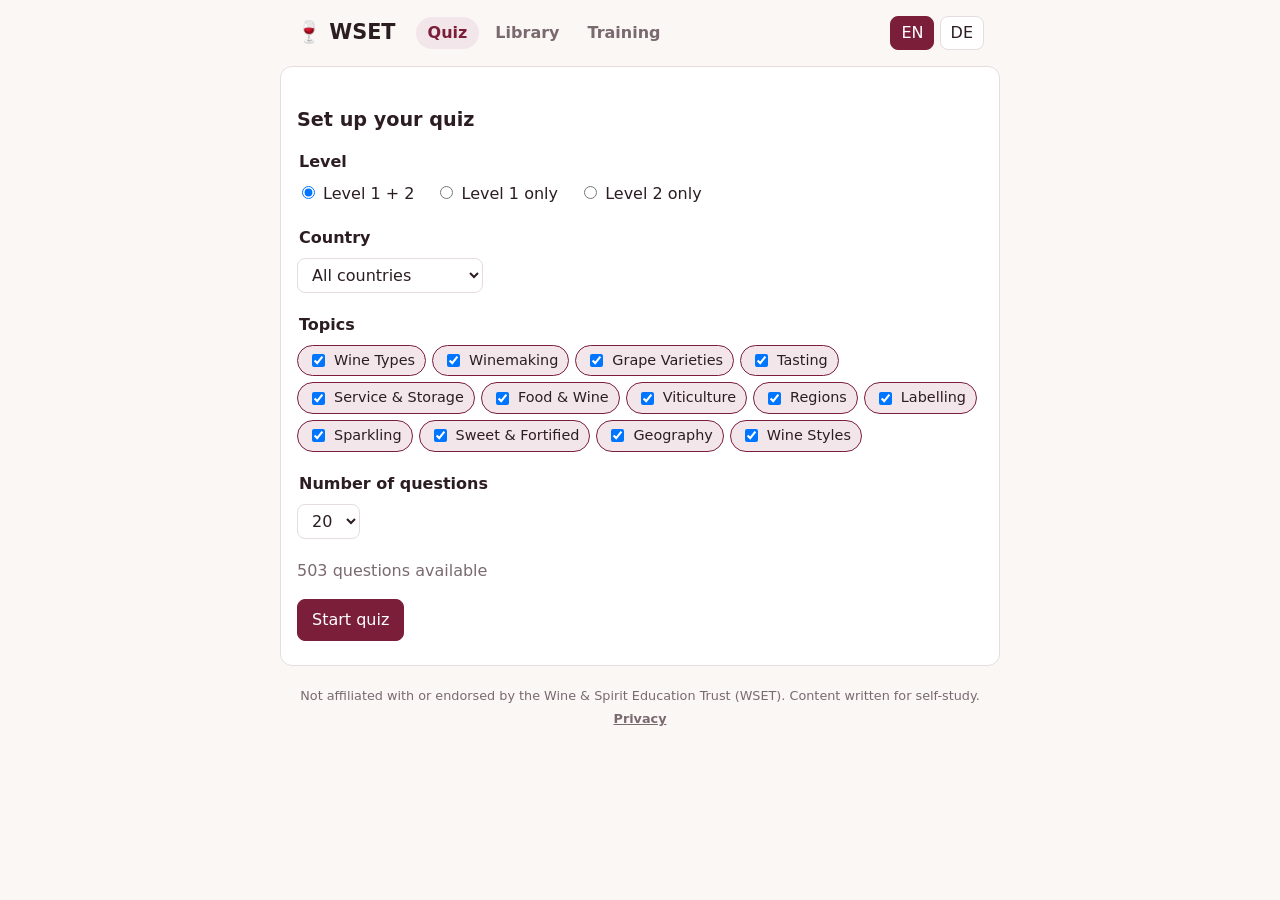
<file: index.html>
<!doctype html>
<html lang="en">
<head>
  <meta charset="utf-8">
  <meta name="viewport" content="width=device-width, initial-scale=1">
  <meta http-equiv="Content-Security-Policy" content="default-src 'self'; object-src 'none'; base-uri 'self'; form-action 'none'">
  <meta name="referrer" content="no-referrer">
  <title>WSET Quiz</title>
  <meta name="description" content="Bilingual (EN/DE) multiple-choice quiz for WSET Level 1 and 2 exam prep.">
  <meta name="theme-color" content="#7b1e3a">
  <link rel="manifest" href="manifest.webmanifest">
  <link rel="icon" href="icons/icon-192.png" type="image/png">
  <link rel="apple-touch-icon" href="icons/apple-touch-icon.png">
  <link rel="stylesheet" href="style.css">
</head>
<body>
  <header>
    <h1>🍷 WSET</h1>
    <nav class="tabs" aria-label="Sections">
      <a href="index.html" aria-current="page" data-i18n="navQuiz"></a>
      <a href="library.html" data-i18n="navLibrary"></a>
      <a href="trainer.html" data-i18n="navTraining"></a>
    </nav>
    <div class="lang" role="group" aria-label="Language">
      <button data-lang="en">EN</button>
      <button data-lang="de">DE</button>
    </div>
  </header>

  <main>
    <p id="error" class="error" hidden></p>

    <section id="setup" hidden>
      <h2 data-i18n="setupTitle"></h2>

      <fieldset>
        <legend data-i18n="level"></legend>
        <label><input type="radio" name="level" value="all" checked> <span data-i18n="levelAll"></span></label>
        <label><input type="radio" name="level" value="1"> <span data-i18n="level1"></span></label>
        <label><input type="radio" name="level" value="2"> <span data-i18n="level2"></span></label>
      </fieldset>

      <fieldset>
        <legend data-i18n="country"></legend>
        <select id="country"></select>
      </fieldset>

      <fieldset>
        <legend data-i18n="topics"></legend>
        <div id="topics" class="chips"></div>
      </fieldset>

      <fieldset>
        <legend data-i18n="count"></legend>
        <select id="count">
          <option value="10">10</option>
          <option value="20" selected>20</option>
          <option value="30">30</option>
          <option value="50">50</option>
          <option value="all" data-i18n="countAll"></option>
        </select>
      </fieldset>

      <p id="available" class="muted"></p>
      <button id="start" class="primary" data-i18n="start"></button>
    </section>

    <section id="quiz" hidden>
      <div class="progress"><div id="progress-bar"></div></div>
      <div class="meta">
        <span id="counter"></span>
        <span id="badge" class="badge"></span>
      </div>
      <h2 id="question"></h2>
      <div id="options" class="options"></div>
      <div id="feedback" class="feedback" hidden></div>
      <div class="actions">
        <button id="quit" class="link" data-i18n="quit"></button>
        <button id="next" class="primary" hidden></button>
      </div>
    </section>

    <section id="result" hidden>
      <h2 data-i18n="resultTitle"></h2>
      <p id="score" class="score"></p>
      <p id="verdict"></p>
      <div id="missed"></div>
      <div class="actions">
        <button id="retry" class="secondary" data-i18n="retry"></button>
        <button id="restart" class="primary" data-i18n="restart"></button>
      </div>
    </section>
  </main>

  <footer class="site-footer">
    <span data-shared="disclaimer"></span>
    <a href="privacy.html" data-shared="privacyLink"></a>
  </footer>

  <script src="common.js"></script>
  <script src="app.js"></script>
</body>
</html>
</file>
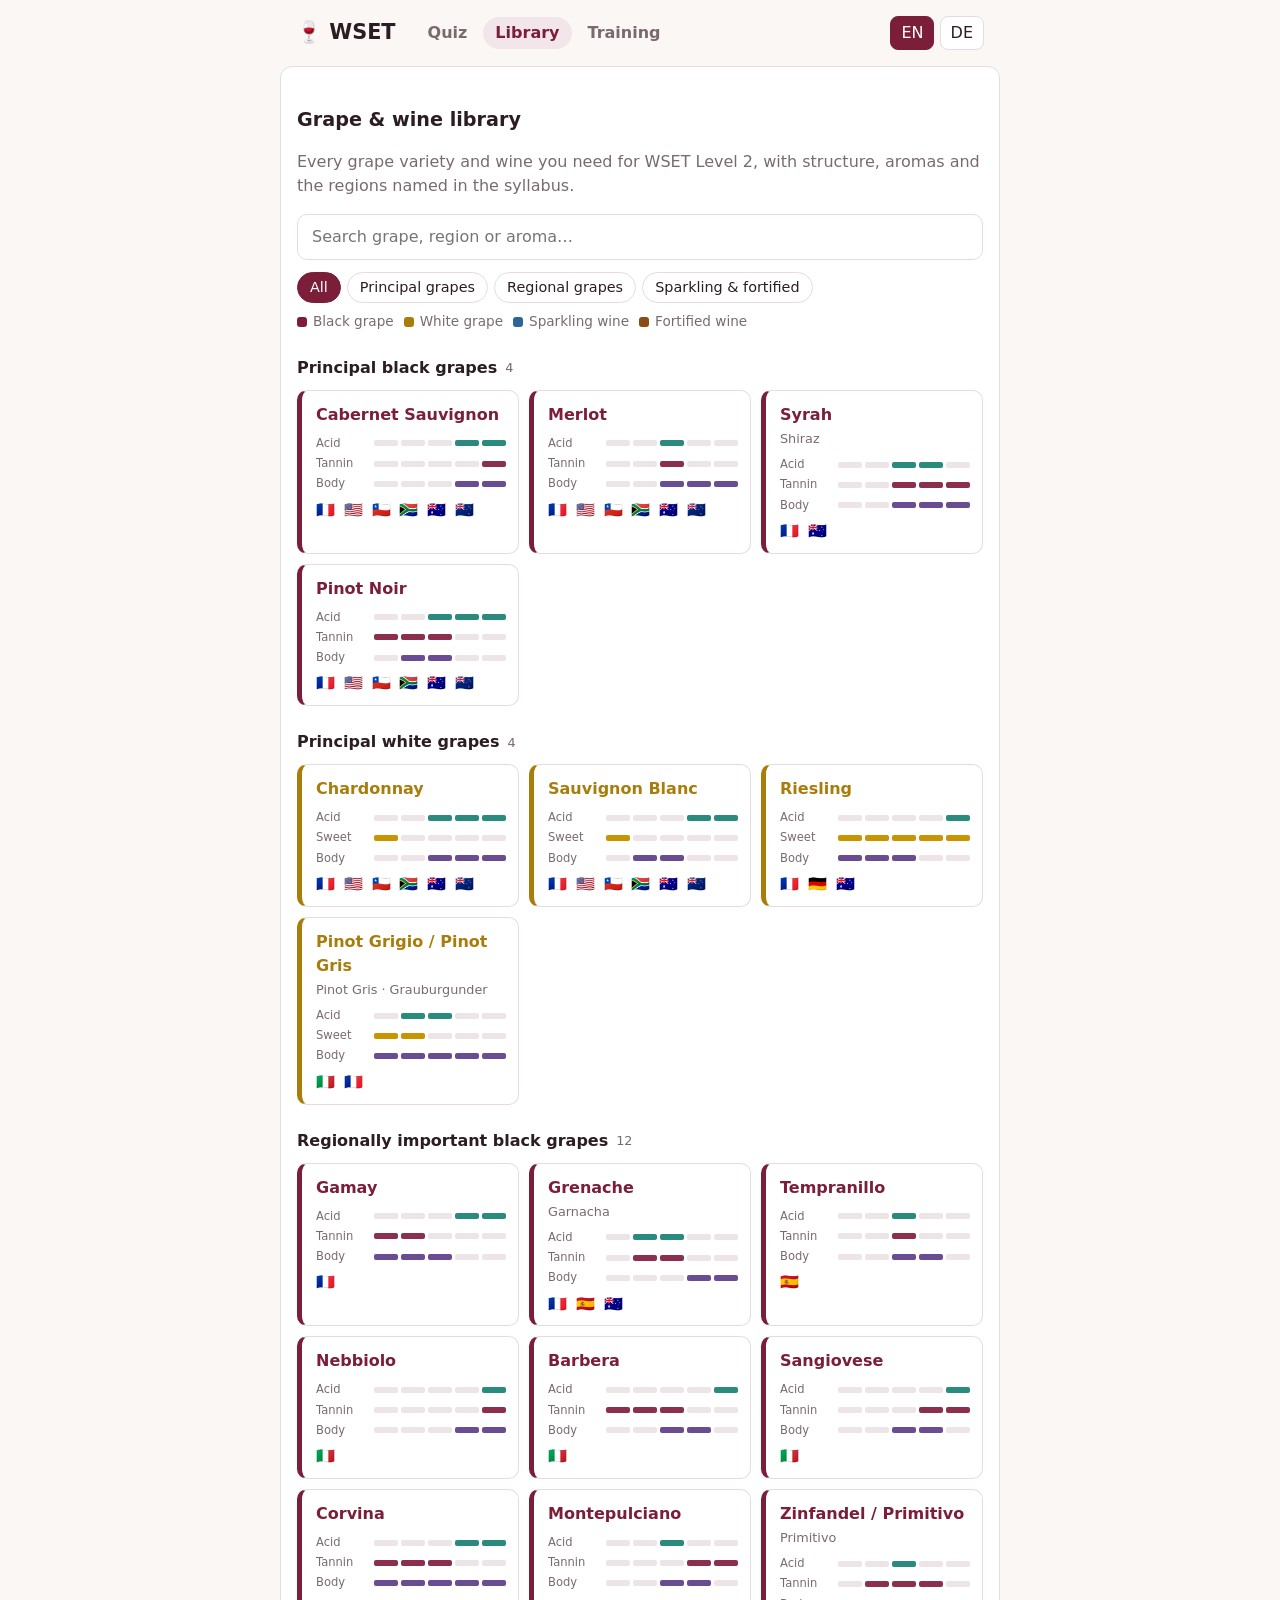
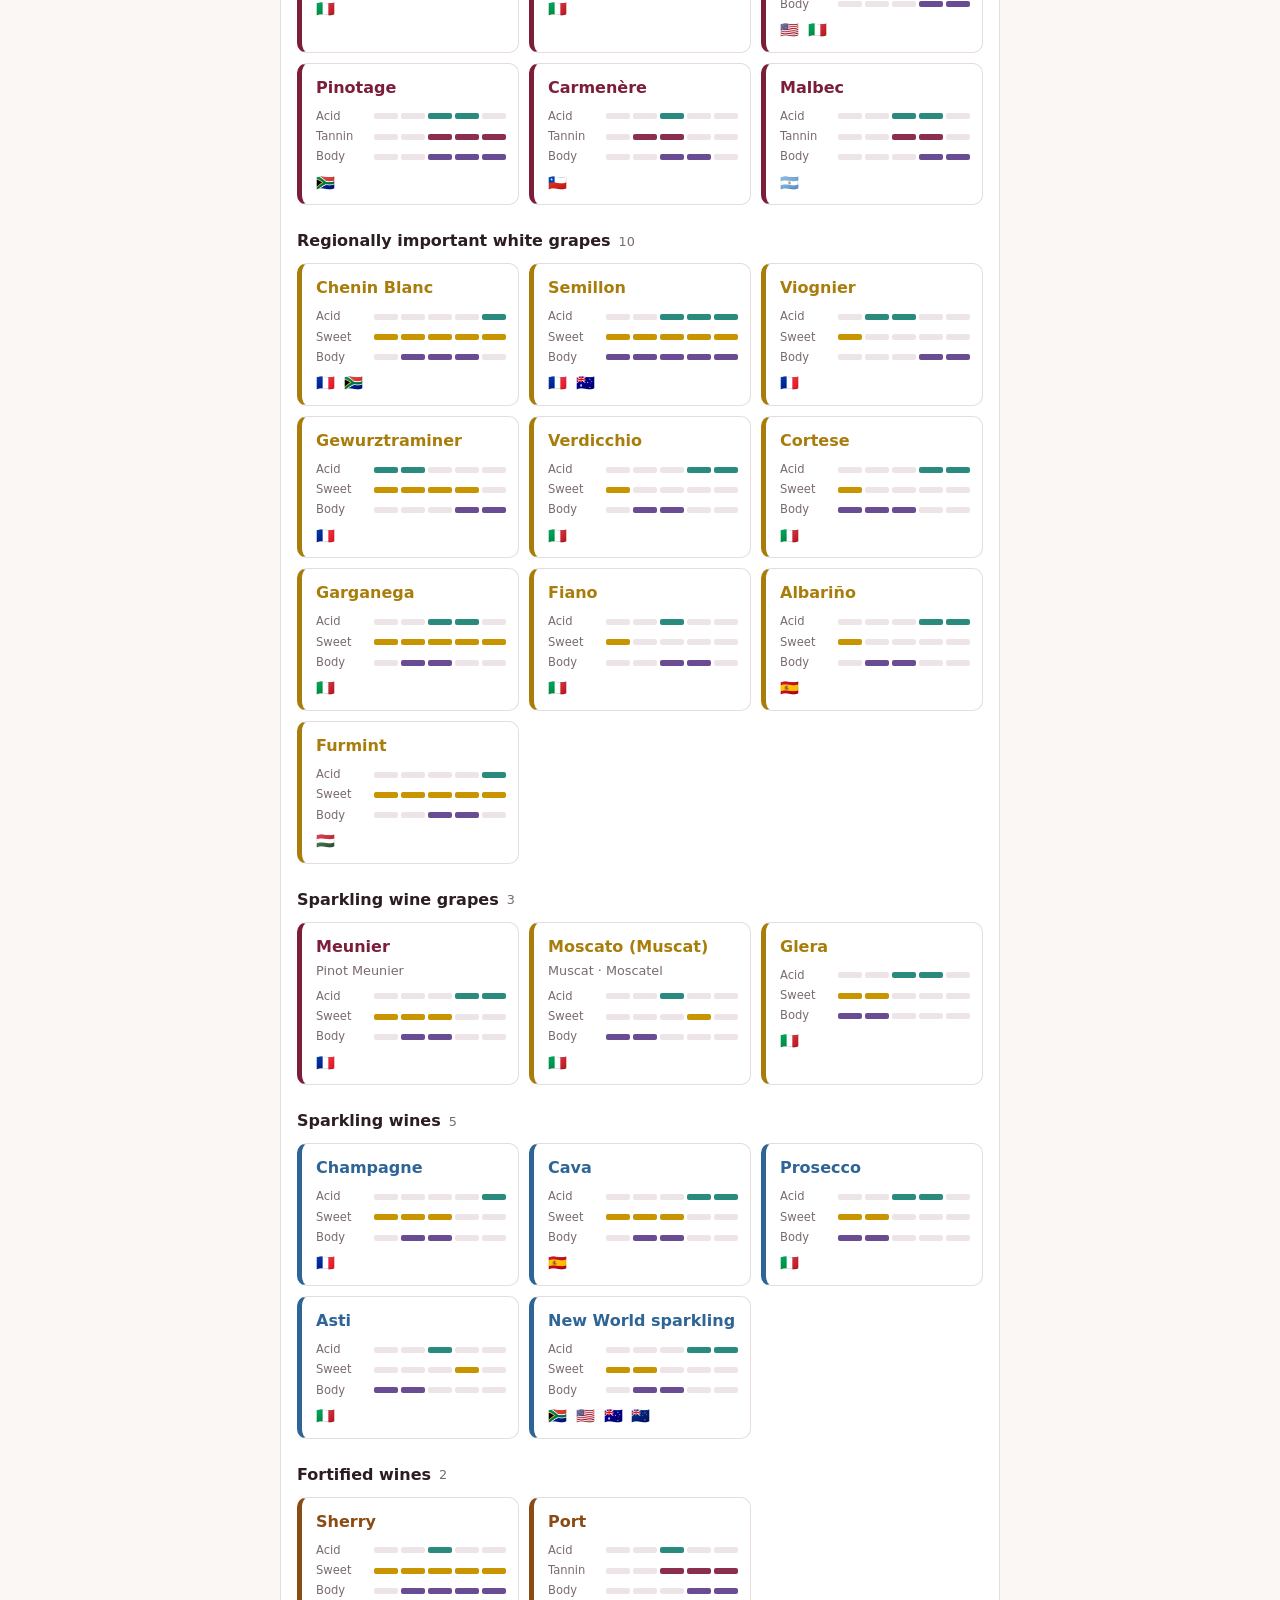
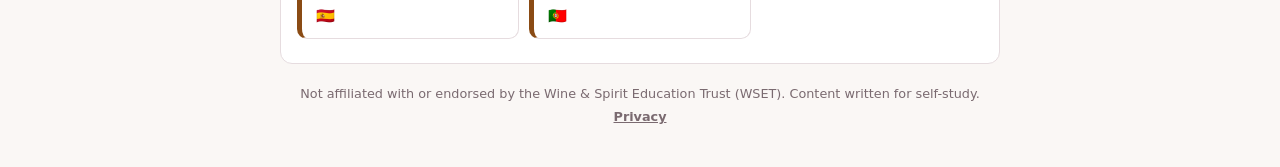
<file: library.html>
<!doctype html>
<html lang="en">
<head>
  <meta charset="utf-8">
  <meta name="viewport" content="width=device-width, initial-scale=1">
  <meta http-equiv="Content-Security-Policy" content="default-src 'self'; object-src 'none'; base-uri 'self'; form-action 'none'">
  <meta name="referrer" content="no-referrer">
  <title>WSET Library</title>
  <meta name="description" content="Grape and wine profiles for the WSET Level 2 Award in Wines (EN/DE).">
  <meta name="theme-color" content="#7b1e3a">
  <link rel="manifest" href="manifest.webmanifest">
  <link rel="icon" href="icons/icon-192.png" type="image/png">
  <link rel="apple-touch-icon" href="icons/apple-touch-icon.png">
  <link rel="stylesheet" href="style.css">
</head>
<body>
  <header>
    <h1>🍷 WSET</h1>
    <nav class="tabs" aria-label="Sections">
      <a href="index.html" data-i18n="navQuiz"></a>
      <a href="library.html" aria-current="page" data-i18n="navLibrary"></a>
      <a href="trainer.html" data-i18n="navTraining"></a>
    </nav>
    <div class="lang" role="group" aria-label="Language">
      <button data-lang="en">EN</button>
      <button data-lang="de">DE</button>
    </div>
  </header>

  <main class="library">
    <p id="error" class="error" hidden></p>

    <section id="overview" hidden>
      <h2 data-i18n="title"></h2>
      <p class="muted" data-i18n="intro"></p>

      <div class="toolbar">
        <input id="search" type="search" autocomplete="off" data-i18n-placeholder="search">
        <div id="kind-filter" class="chips" role="group"></div>
      </div>

      <div class="legend" aria-hidden="true">
        <span class="legend-item"><span class="kind-dot black"></span><span data-i18n="kind_black"></span></span>
        <span class="legend-item"><span class="kind-dot white"></span><span data-i18n="kind_white"></span></span>
        <span class="legend-item"><span class="kind-dot sparkling"></span><span data-i18n="kind_sparkling"></span></span>
        <span class="legend-item"><span class="kind-dot fortified"></span><span data-i18n="kind_fortified"></span></span>
      </div>

      <div id="groups"></div>
      <p id="empty" class="muted" hidden data-i18n="noMatch"></p>
    </section>

    <article id="detail" hidden></article>
  </main>

  <footer class="site-footer">
    <span data-shared="disclaimer"></span>
    <a href="privacy.html" data-shared="privacyLink"></a>
  </footer>

  <script src="common.js"></script>
  <script src="profile.js"></script>
  <script src="library.js"></script>
</body>
</html>
</file>
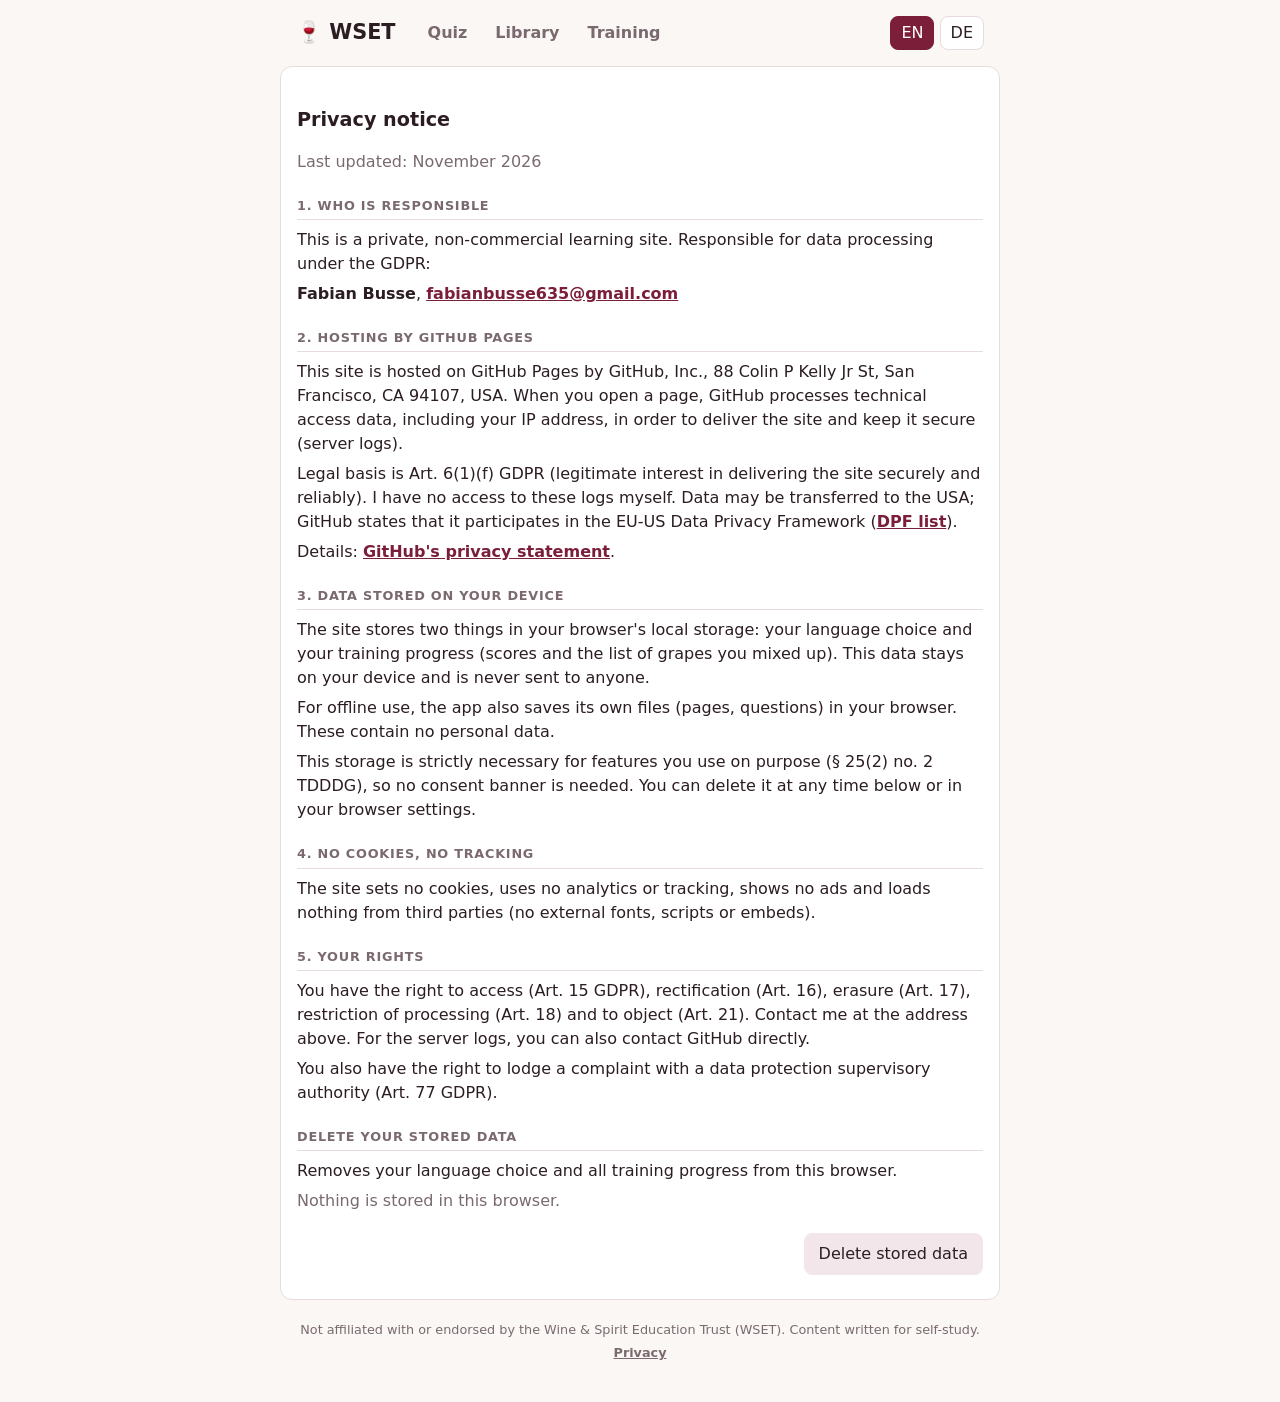
<file: privacy.html>
<!doctype html>
<html lang="en">
<head>
  <meta charset="utf-8">
  <meta name="viewport" content="width=device-width, initial-scale=1">
  <meta http-equiv="Content-Security-Policy" content="default-src 'self'; object-src 'none'; base-uri 'self'; form-action 'none'">
  <meta name="referrer" content="no-referrer">
  <title>Privacy · WSET</title>
  <meta name="description" content="Privacy notice for the WSET quiz, library and trainer (EN/DE).">
  <meta name="theme-color" content="#7b1e3a">
  <link rel="manifest" href="manifest.webmanifest">
  <link rel="icon" href="icons/icon-192.png" type="image/png">
  <link rel="apple-touch-icon" href="icons/apple-touch-icon.png">
  <link rel="stylesheet" href="style.css">
</head>
<body>
  <header>
    <h1>🍷 WSET</h1>
    <nav class="tabs" aria-label="Sections">
      <a href="index.html" data-i18n="navQuiz"></a>
      <a href="library.html" data-i18n="navLibrary"></a>
      <a href="trainer.html" data-i18n="navTraining"></a>
    </nav>
    <div class="lang" role="group" aria-label="Language">
      <button data-lang="en">EN</button>
      <button data-lang="de">DE</button>
    </div>
  </header>

  <main class="privacy">
    <p id="placeholder-warning" class="error" hidden></p>
    <h2 data-i18n="title"></h2>
    <p class="muted" data-i18n="updated"></p>
    <div id="content"></div>

    <section class="profile-section">
      <h3 data-i18n="deleteTitle"></h3>
      <p data-i18n="deleteText"></p>
      <p id="storage-status" class="muted"></p>
      <div class="actions">
        <span></span>
        <button id="delete-data" class="secondary" type="button" data-i18n="deleteButton"></button>
      </div>
    </section>
  </main>

  <footer class="site-footer">
    <span data-shared="disclaimer"></span>
    <a href="privacy.html" aria-current="page" data-shared="privacyLink"></a>
  </footer>

  <script src="common.js"></script>
  <script src="profile.js"></script>
  <script src="privacy.js"></script>
</body>
</html>
</file>
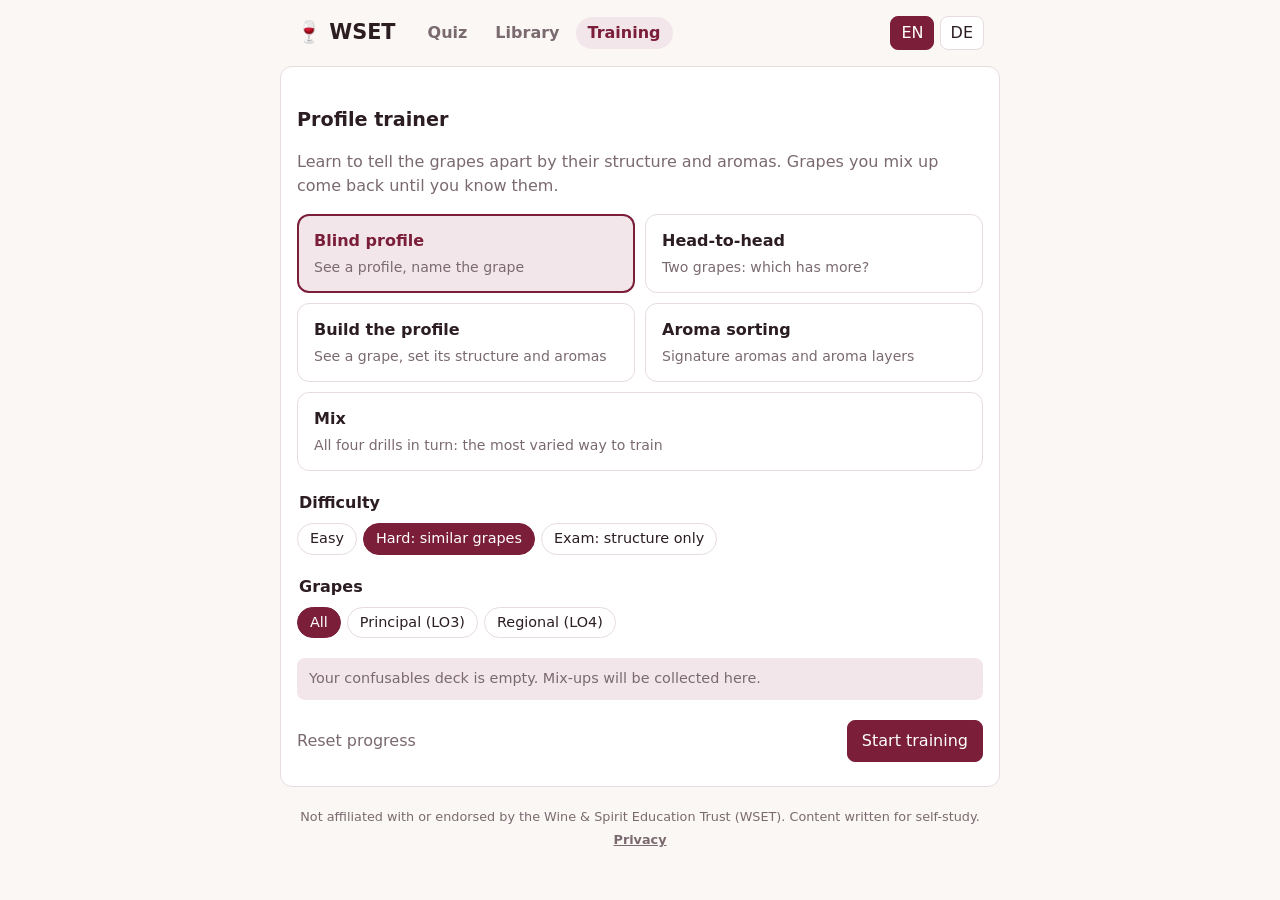
<file: trainer.html>
<!doctype html>
<html lang="en">
<head>
  <meta charset="utf-8">
  <meta name="viewport" content="width=device-width, initial-scale=1">
  <meta http-equiv="Content-Security-Policy" content="default-src 'self'; object-src 'none'; base-uri 'self'; form-action 'none'">
  <meta name="referrer" content="no-referrer">
  <title>WSET Training</title>
  <meta name="description" content="Train to tell WSET Level 2 grape varieties apart by their structure and aromas (EN/DE).">
  <meta name="theme-color" content="#7b1e3a">
  <link rel="manifest" href="manifest.webmanifest">
  <link rel="icon" href="icons/icon-192.png" type="image/png">
  <link rel="apple-touch-icon" href="icons/apple-touch-icon.png">
  <link rel="stylesheet" href="style.css">
</head>
<body>
  <header>
    <h1>🍷 WSET</h1>
    <nav class="tabs" aria-label="Sections">
      <a href="index.html" data-i18n="navQuiz"></a>
      <a href="library.html" data-i18n="navLibrary"></a>
      <a href="trainer.html" aria-current="page" data-i18n="navTraining"></a>
    </nav>
    <div class="lang" role="group" aria-label="Language">
      <button data-lang="en">EN</button>
      <button data-lang="de">DE</button>
    </div>
  </header>

  <main class="trainer">
    <p id="error" class="error" hidden></p>

    <section id="setup" hidden>
      <h2 data-i18n="setupTitle"></h2>
      <p class="muted" data-i18n="setupIntro"></p>

      <div id="modes" class="modes" role="group"></div>

      <fieldset id="level-field">
        <legend data-i18n="level"></legend>
        <div id="levels" class="chips" role="group"></div>
      </fieldset>

      <fieldset>
        <legend data-i18n="pool"></legend>
        <div id="pools" class="chips" role="group"></div>
      </fieldset>

      <p id="deck-info" class="deck-info"></p>
      <div class="actions">
        <button id="reset" class="link" type="button" data-i18n="reset"></button>
        <button id="start" class="primary" type="button" data-i18n="start"></button>
      </div>
    </section>

    <section id="drill" hidden>
      <div class="progress"><div id="progress-bar"></div></div>
      <div class="meta">
        <span id="counter"></span>
        <span id="drill-badge" class="badge"></span>
      </div>
      <h2 id="prompt"></h2>
      <div id="stage"></div>
      <div id="options" class="options"></div>
      <div id="feedback" class="feedback" hidden></div>
      <div class="actions">
        <button id="quit" class="link" type="button" data-i18n="quit"></button>
        <button id="next" class="primary" type="button" hidden></button>
      </div>
    </section>

    <section id="summary" hidden>
      <h2 data-i18n="summaryTitle"></h2>
      <p id="sum-score" class="score"></p>
      <div id="sum-mixups"></div>
      <p id="sum-deck" class="deck-info"></p>
      <div class="actions">
        <button id="settings" class="secondary" type="button" data-i18n="changeSettings"></button>
        <button id="again" class="primary" type="button" data-i18n="again"></button>
      </div>
    </section>
  </main>

  <footer class="site-footer">
    <span data-shared="disclaimer"></span>
    <a href="privacy.html" data-shared="privacyLink"></a>
  </footer>

  <script src="common.js"></script>
  <script src="profile.js"></script>
  <script src="trainer.js"></script>
</body>
</html>
</file>
<file: style.css>
:root {
  --bg: #faf7f5;
  --card: #ffffff;
  --text: #2b1d22;
  --muted: #7a6a70;
  --border: #e6dcdf;
  --accent: #7b1e3a;
  --accent-soft: #f3e6ea;
  --ok: #2e7d4f;
  --ok-soft: #e3f3ea;
  --bad: #b3261e;
  --bad-soft: #fbe5e3;

  /* Library: wine kinds */
  --kind-black: #7b1e3a;
  --kind-black-soft: #f3e6ea;
  --kind-white: #a87d0b;
  --kind-white-soft: #faf1d9;
  --kind-sparkling: #2f6496;
  --kind-sparkling-soft: #e3eef8;
  --kind-fortified: #8a4b14;
  --kind-fortified-soft: #f6e8da;

  /* Library: aroma layers */
  --aroma-primary: #2e7d4f;
  --aroma-primary-soft: #e3f3ea;
  --aroma-secondary: #9a6510;
  --aroma-secondary-soft: #fbefd9;
  --aroma-tertiary: #6d4c41;
  --aroma-tertiary-soft: #efe5e1;

  /* Library: structure meters */
  --m-colour: #7b1e3a;
  --m-sweetness: #c89400;
  --m-acidity: #2a8a7e;
  --m-tannin: #8b2f4c;
  --m-alcohol: #c4562a;
  --m-body: #6a4c93;
  --m-off: #ece4e7;
}

@media (prefers-color-scheme: dark) {
  :root {
    --bg: #1a1416;
    --card: #241c1f;
    --text: #f1e9ec;
    --muted: #a8979d;
    --border: #3a2e33;
    --accent: #d16a8a;
    --accent-soft: #3a2530;
    --ok: #6cc592;
    --ok-soft: #1f3328;
    --bad: #f08a80;
    --bad-soft: #3d2220;

    --kind-black: #d16a8a;
    --kind-black-soft: #3a2530;
    --kind-white: #e2b84a;
    --kind-white-soft: #3a3020;
    --kind-sparkling: #8fb8e2;
    --kind-sparkling-soft: #1f2c3a;
    --kind-fortified: #d9a066;
    --kind-fortified-soft: #3a2a1c;

    --aroma-primary: #6cc592;
    --aroma-primary-soft: #1f3328;
    --aroma-secondary: #e2b056;
    --aroma-secondary-soft: #3a2f1c;
    --aroma-tertiary: #c9a596;
    --aroma-tertiary-soft: #352a26;

    --m-colour: #d16a8a;
    --m-sweetness: #e6bb3c;
    --m-acidity: #5cc4b5;
    --m-tannin: #d9819b;
    --m-alcohol: #ec8a5f;
    --m-body: #a88bd1;
    --m-off: #3a2e33;
  }
}

* { box-sizing: border-box; }

/* The hidden attribute must always win, even over display rules like .trainer-fb { display: grid }. */
[hidden] { display: none !important; }

body {
  margin: 0;
  background: var(--bg);
  color: var(--text);
  font: 16px/1.5 system-ui, -apple-system, "Segoe UI", sans-serif;
}

header {
  display: flex;
  justify-content: space-between;
  align-items: center;
  gap: 12px;
  max-width: 720px;
  margin: 0 auto;
  padding: 16px;
}

.tabs { display: flex; gap: 4px; margin-right: auto; margin-left: 8px; }
.tabs a {
  color: var(--muted);
  text-decoration: none;
  padding: 4px 12px;
  border-radius: 999px;
  font-weight: 600;
}
.tabs a:hover { color: var(--text); }
.tabs a[aria-current="page"] { background: var(--accent-soft); color: var(--accent); }

h1 { font-size: 1.3rem; margin: 0; }
h2 { font-size: 1.2rem; line-height: 1.4; }

main {
  max-width: 720px;
  margin: 0 auto 48px;
  padding: 24px 16px;
  background: var(--card);
  border: 1px solid var(--border);
  border-radius: 12px;
}

@media (max-width: 760px) {
  main { margin: 0 16px 32px; }
}

button {
  font: inherit;
  cursor: pointer;
  border-radius: 8px;
  border: 1px solid var(--border);
  background: var(--card);
  color: var(--text);
  padding: 8px 14px;
}

button.primary { background: var(--accent); border-color: var(--accent); color: #fff; }
button.secondary { background: var(--accent-soft); border-color: var(--accent-soft); }
button.link { border: none; background: none; color: var(--muted); padding: 8px 0; }
button:disabled { cursor: default; }

.lang button { padding: 4px 10px; }
.lang button.active { background: var(--accent); border-color: var(--accent); color: #fff; }

fieldset { border: none; padding: 0; margin: 0 0 20px; }
legend { font-weight: 600; margin-bottom: 8px; }
fieldset > label { margin-right: 16px; white-space: nowrap; }
select { font: inherit; padding: 6px 10px; border-radius: 8px; border: 1px solid var(--border); background: var(--card); color: var(--text); }

.chips { display: flex; flex-wrap: wrap; gap: 8px; }
.chips label {
  display: inline-flex; align-items: center; gap: 6px;
  padding: 4px 10px; border: 1px solid var(--border); border-radius: 999px;
  font-size: 0.9rem; cursor: pointer;
}
.chips label:has(input:checked) { background: var(--accent-soft); border-color: var(--accent); }

.muted { color: var(--muted); }
.error { color: var(--bad); background: var(--bad-soft); padding: 12px; border-radius: 8px; }

.progress { height: 6px; background: var(--border); border-radius: 3px; overflow: hidden; }
#progress-bar { height: 100%; width: 0; background: var(--accent); transition: width 0.2s; }

.meta { display: flex; justify-content: space-between; align-items: center; margin-top: 12px; color: var(--muted); font-size: 0.9rem; }
.badge { background: var(--accent-soft); color: var(--accent); padding: 2px 10px; border-radius: 999px; font-weight: 600; }

.options { display: grid; gap: 10px; }
.options button {
  text-align: left; padding: 12px 14px; display: flex; gap: 10px; align-items: baseline;
}
.options button:not(:disabled):hover { border-color: var(--accent); }
.options .key { color: var(--muted); font-size: 0.85rem; min-width: 1em; }
.options button.correct { background: var(--ok-soft); border-color: var(--ok); }
.options button.wrong { background: var(--bad-soft); border-color: var(--bad); }

.feedback { margin-top: 16px; padding: 12px 14px; border-radius: 8px; border-left: 4px solid; }
.feedback.ok { background: var(--ok-soft); border-color: var(--ok); }
.feedback.bad { background: var(--bad-soft); border-color: var(--bad); }

.actions { display: flex; justify-content: space-between; align-items: center; margin-top: 20px; gap: 12px; }

.score { font-size: 2rem; font-weight: 700; margin: 0; }
.pass { color: var(--ok); font-weight: 600; }
.fail { color: var(--bad); font-weight: 600; }

.missed-item { border-top: 1px solid var(--border); padding: 12px 0; }
.missed-item p { margin: 4px 0; }
.missed-item .yours { color: var(--bad); }
.missed-item .right { color: var(--ok); }

/* ===================== Library ===================== */

.toolbar { display: flex; flex-direction: column; gap: 12px; margin: 16px 0 8px; }
.toolbar input[type="search"] {
  font: inherit; width: 100%; padding: 10px 14px;
  border: 1px solid var(--border); border-radius: 10px;
  background: var(--card); color: var(--text);
}
.toolbar input[type="search"]:focus { outline: 2px solid var(--accent); outline-offset: 1px; }

.chips .chip {
  display: inline-flex; align-items: center;
  padding: 4px 12px; border: 1px solid var(--border); border-radius: 999px;
  font-size: 0.9rem; background: var(--card); color: var(--text); text-decoration: none;
}
button.chip.active { background: var(--accent); border-color: var(--accent); color: #fff; }

.legend { display: flex; flex-wrap: wrap; align-items: center; gap: 6px 10px; font-size: 0.85rem; color: var(--muted); margin-bottom: 8px; }
.legend-item { display: inline-flex; align-items: center; gap: 6px; white-space: nowrap; }
.kind-dot { width: 10px; height: 10px; border-radius: 3px; display: inline-block; }
.kind-dot.black { background: var(--kind-black); }
.kind-dot.white { background: var(--kind-white); }
.kind-dot.sparkling { background: var(--kind-sparkling); }
.kind-dot.fortified { background: var(--kind-fortified); }

.group h3 { display: flex; align-items: center; gap: 8px; margin: 24px 0 10px; font-size: 1rem; }
.group h3 .count { font-size: 0.8rem; color: var(--muted); font-weight: 500; }

.tiles { display: grid; grid-template-columns: repeat(auto-fill, minmax(200px, 1fr)); gap: 10px; }

/* Kind colour: one variable per kind, reused by tiles and profiles. */
.kind-black { --kind: var(--kind-black); --kind-soft: var(--kind-black-soft); }
.kind-white { --kind: var(--kind-white); --kind-soft: var(--kind-white-soft); }
.kind-sparkling { --kind: var(--kind-sparkling); --kind-soft: var(--kind-sparkling-soft); }
.kind-fortified { --kind: var(--kind-fortified); --kind-soft: var(--kind-fortified-soft); }

.tile {
  display: flex; flex-direction: column; gap: 6px;
  padding: 12px 12px 10px 14px;
  border: 1px solid var(--border); border-left: 5px solid var(--kind);
  border-radius: 10px; background: var(--card); color: var(--text); text-decoration: none;
  transition: transform 0.1s, box-shadow 0.1s;
}
.tile:hover, .tile:focus-visible { box-shadow: 0 2px 10px rgba(0, 0, 0, 0.08); transform: translateY(-1px); border-color: var(--kind); }
.tile-name { font-weight: 700; color: var(--kind); }
.tile-syn { font-size: 0.8rem; color: var(--muted); margin-top: -4px; }
.tile-meters { display: grid; gap: 3px; margin-top: 2px; }
.tile-meter { display: grid; grid-template-columns: 52px 1fr; align-items: center; gap: 6px; font-size: 0.72rem; color: var(--muted); }
.tile-flags { font-size: 0.95rem; letter-spacing: 2px; }

/* Structure meters: 5 segments, range filled in the property's colour. */
.meter { display: inline-grid; grid-template-columns: repeat(5, 1fr); gap: 3px; width: 100%; max-width: 220px; }
.meter .seg { height: 10px; border-radius: 3px; background: var(--m-off); }
.meter.small .seg { height: 6px; border-radius: 2px; }
.meter.empty { display: inline; color: var(--muted); }
.meter-colour .seg.on { background: var(--kind, var(--m-colour)); }
.meter-sweetness .seg.on { background: var(--m-sweetness); }
.meter-acidity .seg.on { background: var(--m-acidity); }
.meter-tannin .seg.on { background: var(--m-tannin); }
.meter-alcohol .seg.on { background: var(--m-alcohol); }
.meter-body .seg.on { background: var(--m-body); }

/* Profile (detail view) */
.detail-nav { display: flex; justify-content: space-between; align-items: center; font-size: 0.9rem; }
.detail-nav a { color: var(--accent); text-decoration: none; font-weight: 600; }
.detail-nav .prevnext { display: flex; gap: 14px; }
.detail-nav .disabled { color: var(--muted); opacity: 0.5; }
.profile > .detail-nav:last-child { margin-top: 24px; padding-top: 12px; border-top: 1px solid var(--border); }

.profile-head {
  display: block; max-width: none; /* override the page-level header rule */
  margin: 14px 0 6px; padding: 16px 18px;
  border-radius: 12px; background: var(--kind-soft); border-left: 6px solid var(--kind);
}
.profile-head h2 { margin: 6px 0 0; font-size: 1.6rem; color: var(--kind); }
.profile-head .syn { margin: 2px 0 0; color: var(--muted); font-size: 0.9rem; }
.badges { display: flex; flex-wrap: wrap; gap: 6px; }
.badges .badge { font-size: 0.75rem; font-weight: 600; padding: 2px 10px; border-radius: 999px; }
.badges .badge.kind { background: var(--kind); color: var(--card); }
.badges .badge.lo { background: var(--card); color: var(--kind); border: 1px solid var(--kind); }

.profile-section h3 {
  font-size: 0.8rem; text-transform: uppercase; letter-spacing: 0.06em;
  color: var(--muted); margin: 22px 0 8px; padding-bottom: 4px; border-bottom: 1px solid var(--border);
}
.facts { margin: 0; padding-left: 20px; }
.facts li { margin: 4px 0; }

.profile table { width: 100%; border-collapse: collapse; }
.profile th, .profile td { text-align: left; vertical-align: middle; padding: 7px 8px 7px 0; border-bottom: 1px solid var(--border); }
.profile tr:last-child th, .profile tr:last-child td { border-bottom: none; }
.profile th { font-weight: 600; white-space: nowrap; width: 1%; padding-right: 14px; }
.structure .meter-cell { width: 45%; }
.structure .scale-text { color: var(--muted); font-size: 0.88rem; }

.aromas th small { display: block; font-weight: 400; font-size: 0.72rem; color: var(--muted); }
.aromas .aroma-primary th { color: var(--aroma-primary); }
.aromas .aroma-secondary th { color: var(--aroma-secondary); }
.aromas .aroma-tertiary th { color: var(--aroma-tertiary); }
.chips { display: flex; flex-wrap: wrap; gap: 6px; }
.chip.aroma { border: none; font-size: 0.85rem; padding: 3px 10px; }
.chip.aroma.primary { background: var(--aroma-primary-soft); color: var(--aroma-primary); }
.chip.aroma.secondary { background: var(--aroma-secondary-soft); color: var(--aroma-secondary); }
.chip.aroma.tertiary { background: var(--aroma-tertiary-soft); color: var(--aroma-tertiary); }

.regions .flag { margin-right: 6px; }
.chip.gi { background: var(--kind-soft); border-color: transparent; color: var(--text); font-size: 0.85rem; padding: 3px 10px; }
.chip.term { background: var(--card); border-color: var(--kind); color: var(--kind); font-size: 0.85rem; font-weight: 600; padding: 3px 10px; }
.chip.grape-link { border-color: var(--kind); color: var(--kind); font-weight: 600; }
.chip.grape-link:hover { background: var(--kind-soft); }

@media (max-width: 520px) {
  header { flex-wrap: wrap; }
  .tabs { margin-left: 0; order: 3; width: 100%; }
  .tiles { grid-template-columns: 1fr 1fr; }
  .tile-meter { grid-template-columns: 1fr; gap: 2px; }
  .profile th { white-space: normal; }
  .structure .meter-cell { width: auto; }
  .structure tr { display: grid; grid-template-columns: 88px 1fr; }
  .structure .scale-text { grid-column: 2; padding-top: 0; }
  .structure th, .structure td { border-bottom: none; }
  .structure tr { border-bottom: 1px solid var(--border); padding: 4px 0; }
}

/* Library: signature line and trainer mastery ring on tiles */
.profile-head .signature { margin: 8px 0 0; font-size: 0.92rem; }
.tile-foot { display: flex; justify-content: space-between; align-items: center; gap: 6px; }
.ring {
  --pct: 0;
  width: 30px; height: 30px; border-radius: 50%; flex: none;
  display: grid; place-items: center; font-size: 0.62rem; font-weight: 700; color: var(--text);
  background:
    radial-gradient(var(--card) 58%, transparent 60%),
    conic-gradient(var(--ok) calc(var(--pct) * 1%), var(--m-off) 0);
}

/* ===================== Trainer ===================== */
.modes { display: grid; grid-template-columns: 1fr 1fr; gap: 10px; margin: 16px 0 20px; }
.mode {
  display: flex; flex-direction: column; gap: 4px; text-align: left;
  padding: 14px 16px; border: 1px solid var(--border); border-radius: 12px;
}
.mode span { color: var(--muted); font-size: 0.88rem; }
.mode.active { border: 2px solid var(--accent); background: var(--accent-soft); padding: 13px 15px; }
.mode.active strong { color: var(--accent); }
.deck-info { color: var(--muted); font-size: 0.9rem; background: var(--accent-soft); padding: 10px 12px; border-radius: 8px; }

.badge.deck { background: var(--aroma-secondary-soft); color: var(--aroma-secondary); }

.blind-card { border: 1px solid var(--border); border-left: 5px solid var(--kind); border-radius: 10px; padding: 8px 14px 12px; margin-bottom: 14px; }
.blind-card .chips { margin-top: 8px; }
.trainer table { width: 100%; border-collapse: collapse; }
.trainer th, .trainer td { text-align: left; vertical-align: middle; padding: 6px 8px 6px 0; border-bottom: 1px solid var(--border); }
.trainer tr:last-child th, .trainer tr:last-child td { border-bottom: none; }
.trainer th { font-weight: 600; white-space: nowrap; width: 1%; padding-right: 14px; }

.h2h-option .opt-name small { display: block; color: var(--muted); font-size: 0.78rem; }
.options .h2h-option { border-left: 4px solid var(--kind); }
.opt-name { display: flex; flex-direction: column; }

.trainer-fb { display: grid; gap: 8px; }
.trainer-fb p { margin: 0; }
.fb-title { font-weight: 700; }
.fb-title.ok { color: var(--ok); }
.fb-title.bad { color: var(--bad); }
.compare { font-size: 0.9rem; background: var(--card); border-radius: 8px; }
.compare thead th { font-size: 0.78rem; color: var(--muted); font-weight: 600; white-space: normal; }
.compare td { width: 40%; }
.compare tr.differs th, .compare tr.differs td { background: var(--aroma-secondary-soft); }
.compare tr.differs th { color: var(--aroma-secondary); box-shadow: inset 3px 0 0 var(--aroma-secondary); padding-left: 8px; }
.compare .chips { gap: 4px; }
.compare .chip.aroma { font-size: 0.75rem; padding: 2px 8px; }
.giveaway { font-size: 0.92rem; }
.deck-note { font-size: 0.85rem; color: var(--muted); }
.deck-note.done { color: var(--ok); font-weight: 600; }
.small { font-size: 0.8rem; }
.name-link { color: var(--kind); font-weight: 700; text-decoration: none; }
.name-link:hover { text-decoration: underline; }
.mixups { padding-left: 20px; }
.mixups li { margin: 6px 0; }

@media (max-width: 520px) {
  .modes { grid-template-columns: 1fr; }
  .trainer .structure.blind tr { display: grid; grid-template-columns: 80px 1fr; }
  .trainer .structure.blind .scale-text { grid-column: 2; padding-top: 0; font-size: 0.8rem; }
  .trainer .structure.blind th, .trainer .structure.blind td { border-bottom: none; }
  .trainer .structure.blind tr { border-bottom: 1px solid var(--border); padding: 2px 0; }
}

/* Trainer: more modes */
.mode.wide { grid-column: 1 / -1; }

/* Build the profile: tappable 5-step pickers */
.picker { max-width: 260px; gap: 4px; }
.picker .seg {
  height: 22px; padding: 0; border: 1px solid var(--border); border-radius: 5px;
  background: var(--m-off); cursor: pointer;
}
.picker .seg:hover { border-color: var(--text); }
.picker.meter-sweetness .seg.on { background: var(--m-sweetness); }
.picker.meter-acidity .seg.on { background: var(--m-acidity); }
.picker.meter-tannin .seg.on { background: var(--m-tannin); }
.picker.meter-alcohol .seg.on { background: var(--m-alcohol); }
.picker.meter-body .seg.on { background: var(--m-body); }
.picker.meter-colour .seg.on { background: var(--kind, var(--m-colour)); }
.meter .seg.pick { outline: 2px solid var(--text); outline-offset: 1px; }
.build-head { margin: 4px 0 2px; font-size: 0.85rem; }
.badge-kind { font-weight: 700; color: var(--kind); }
.verdict { font-weight: 700; white-space: nowrap; }
.verdict.hit { color: var(--ok); }
.verdict.near { color: var(--aroma-secondary); }
.verdict.miss { color: var(--bad); }
.aroma-instruction { margin: 12px 0 6px; font-weight: 600; font-size: 0.92rem; }
.pick-chip { cursor: pointer; }
button.pick-chip.active { background: var(--aroma-primary-soft); border-color: var(--aroma-primary); color: var(--aroma-primary); font-weight: 600; }
.pick-chip.hit { background: var(--ok-soft); border-color: var(--ok); color: var(--ok); font-weight: 600; }
.pick-chip.miss { background: var(--bad-soft); border-color: var(--bad); color: var(--bad); text-decoration: line-through; }
.pick-chip.missed { border: 2px dashed var(--ok); color: var(--ok); }
.pick-chip.idle { opacity: 0.55; }
.options .check { justify-self: end; padding: 10px 22px; }
.form-error { color: var(--bad); font-size: 0.85rem; margin: 0; }

/* Aroma sorting */
.clue-card {
  display: flex; flex-wrap: wrap; justify-content: center; gap: 10px;
  padding: 22px 12px; margin-bottom: 14px;
  border: 1px dashed var(--border); border-radius: 12px; background: var(--bg);
}
.clue { font-size: 1.25rem; font-weight: 700; padding: 6px 18px; border-radius: 999px; background: var(--card); border: 1px solid var(--border); }
.options .layer-option { border-left: 4px solid var(--layer); }
.layer-option.aroma-primary { --layer: var(--aroma-primary); }
.layer-option.aroma-secondary { --layer: var(--aroma-secondary); }
.layer-option.aroma-tertiary { --layer: var(--aroma-tertiary); }

@media (max-width: 520px) {
  .trainer .structure.build tr { display: grid; grid-template-columns: 80px 1fr; }
  .trainer .structure.build .scale-text { grid-column: 2; padding-top: 0; font-size: 0.8rem; }
  .trainer .structure.build th, .trainer .structure.build td { border-bottom: none; }
  .trainer .structure.build tr { border-bottom: 1px solid var(--border); padding: 2px 0; }
  .picker { max-width: none; }
}

/* Footer on every page */
.site-footer {
  max-width: 720px; margin: -28px auto 40px; padding: 0 16px;
  display: flex; flex-wrap: wrap; justify-content: center; gap: 4px 14px;
  font-size: 0.8rem; color: var(--muted); text-align: center;
}
.site-footer a { color: var(--muted); font-weight: 600; }
.site-footer a:hover { color: var(--accent); }

/* Privacy page */
.privacy a { color: var(--accent); font-weight: 600; }
.privacy .profile-section p { margin: 6px 0; }
</file>
